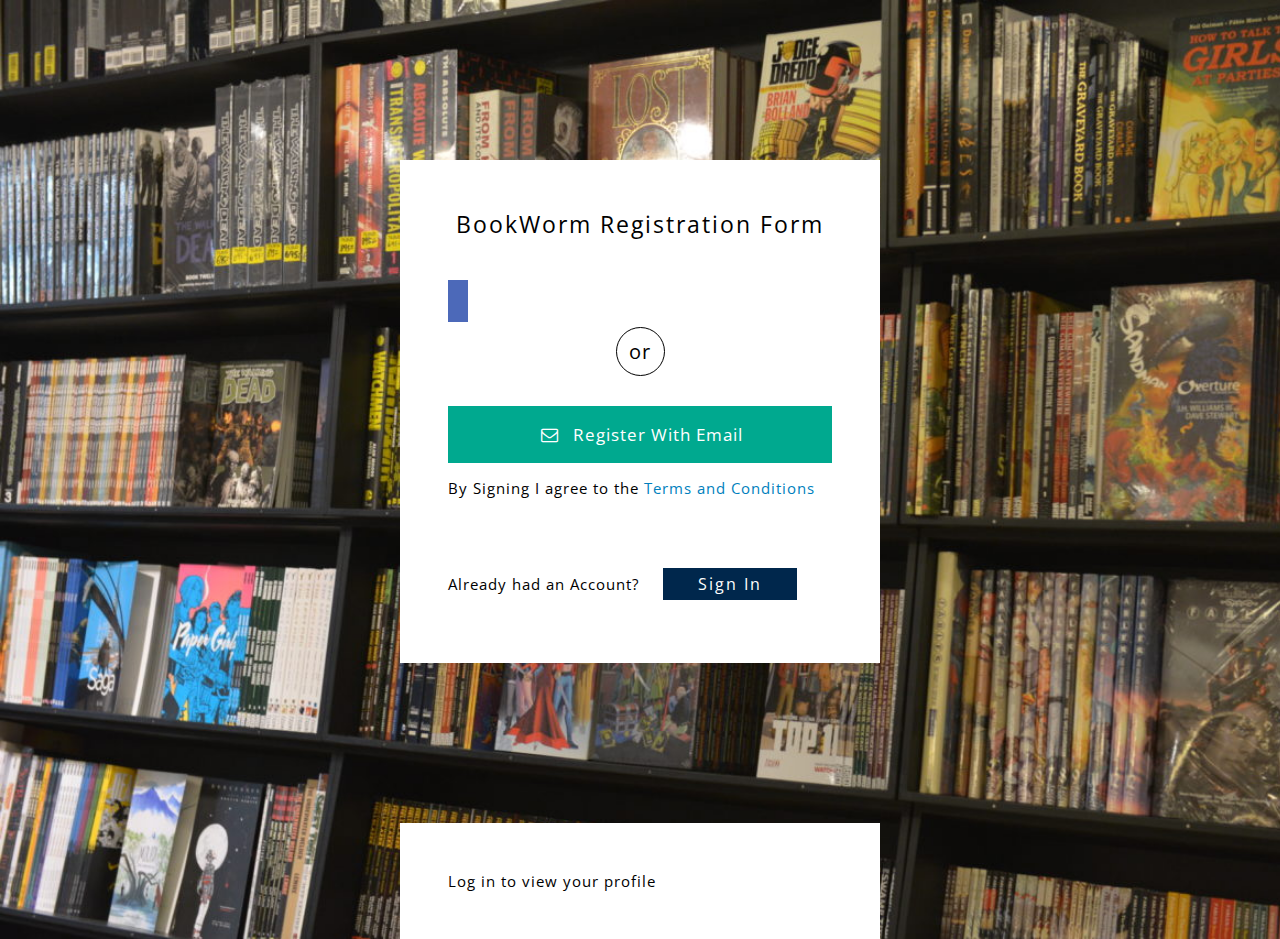
<file: frontend/signup/index.html>
<!--
Author: W3layouts
Author URL: http://w3layouts.com
License: Creative Commons Attribution 3.0 Unported
License URL: http://creativecommons.org/licenses/by/3.0/
-->
<!DOCTYPE html>
<html>
<head>
<title>BookWorm Signup</title>
<meta name="viewport" content="width=device-width, initial-scale=1">
<meta name="keywords" content="Emporium registration Form Bootstrap Responsive Templates, Iphone Compatible Templates, Smartphone Compatible Templates, Ipad Compatible Templates, Flat Responsive Templates"/>
<link href="css/font-awesome.min.css" rel="stylesheet" type="text/css" media="all">
<link href="css/style.css" rel='stylesheet' type='text/css' />
<!--webfonts-->
<link href="//fonts.googleapis.com/css?family=Open+Sans:400,600,700" rel="stylesheet">
<!--//webfonts-->

<style media="screen">
  #fb-btn{
    margin-top: 10px;
    padding: 10px;
    background-color: #4C69B9;
    text-align: center;
    }
  #profile, #logout{
    display: none;
  }
  #logout{
    color: #000000;
    background-color: #ff6666;
  }
</style>

</head>
<body>


 <div class="w3l_frm">
 <div class="container">
 <h2>BookWorm Registration Form</h2>
			<div class="header-social wthree">

				<ul>
          <li id="logout" onclick="logout()"><a  href="#" >Log Out</a></li>

          <li>

            <fb:login-button
                id ="fb-btn"
                scope="public_profile,email, user_birthday, user_location"
                onlogin="checkLoginState();">
            </fb:login-button>

          </li>

				</ul>


				<div class="line-mid">
					<h4>or</h4>
				</div>
			</div>
			<div class="header-social wthree">
			<ul>
<li>
	<a href="#popup1" class="m"> <span class="fa fa-envelope-o" aria-hidden="true"></span>Register With Email</a>
</li>
</ul>

<div id="popup1" class="overlay">
	<div class="popup">
		  <form action="#" method="post">
			  <div class="form-group">
                <input type="text" name="name" placeholder="User Name" required="">
				</div>
				<div class="form-group">
                <input type="email" name="email" placeholder="Email" required="">
				</div>
				<div class="form-group">
                <input type="password" name="password" placeholder="Password" required=""><br>
				</div>
				<div class="form-group">
                <input type="password" name="password" placeholder="Confirm Password" required=""><br>
				</div>
                <input type="submit" value="Register">
              </form>
		<a class="close" href="#">&times;</a>

	</div>
</div>

			</div>
			<h3>By Signing I agree to the <a href="#">Terms and Conditions</a></h3>

			<div class="w3_acc">
			<ul>
					<li><h4>Already had an Account?</h4></li>
					<li>
					<div class="w3ls_su">
	<a href="#popup">Sign In</a>
	</div>
</li>
				</ul>
				<div id="popup" class="overlay">
	<div class="popup">
		  <form action="#" method="post">
			  <div class="form-group">
                <input type="text" name="name" placeholder="User Name" required="">
				</div>

				<div class="form-group">
                <input type="password" name="password" placeholder="Password" required=""><br>
				</div>

                <input type="Submit" value="Login">
              </form>
		<a class="close" href="#">&times;</a>

	</div>
</div>
			</div>


 </div>
 </div>

 <div class="container">
   <h3 id="heading">Log in to view your profile</h3>
   <div id="profile"></div>
 </div>

 <script src="https://code.jquery.com/jquery-3.3.1.slim.min.js" integrity="sha384-q8i/X+965DzO0rT7abK41JStQIAqVgRVzpbzo5smXKp4YfRvH+8abtTE1Pi6jizo" crossorigin="anonymous"></script>
 <script src="https://cdnjs.cloudflare.com/ajax/libs/popper.js/1.14.3/umd/popper.min.js" integrity="sha384-ZMP7rVo3mIykV+2+9J3UJ46jBk0WLaUAdn689aCwoqbBJiSnjAK/l8WvCWPIPm49" crossorigin="anonymous"></script>
 <script src="https://stackpath.bootstrapcdn.com/bootstrap/4.1.3/js/bootstrap.min.js" integrity="sha384-ChfqqxuZUCnJSK3+MXmPNIyE6ZbWh2IMqE241rYiqJxyMiZ6OW/JmZQ5stwEULTy" crossorigin="anonymous"></script>
<script src="app.js"></script>

</body>
</html>
</file>
<file: frontend/signup/css/style.css>
/*--
Author: W3layouts
Author URL: http://w3layouts.com
License: Creative Commons Attribution 3.0 Unported
License URL: http://creativecommons.org/licenses/by/3.0/
--*/
/* reset */
html,body,div,span,applet,object,iframe,h1,h2,h3,h4,h5,h6,p,blockquote,pre,a,abbr,acronym,address,big,cite,code,del,dfn,em,img,ins,kbd,q,s,samp,small,strike,strong,sub,sup,tt,var,b,u,i,dl,dt,dd,ol,nav ul,nav li,fieldset,form,label,legend,table,caption,tbody,tfoot,thead,tr,th,td,article,aside,canvas,details,embed,figure,figcaption,footer,header,hgroup,menu,nav,output,ruby,section,summary,time,mark,audio,video{margin:0;padding:0;border:0;font-size:100%;font:inherit;vertical-align:baseline;}
article, aside, details, figcaption, figure,footer, header, hgroup, menu, nav, section {display: block;}
ol,ul{list-style:none;margin:0px;padding:0px;}
blockquote,q{quotes:none;}
blockquote:before,blockquote:after,q:before,q:after{content:'';content:none;}
table{border-collapse:collapse;border-spacing:0;}
/* start editing from here */
a{text-decoration:none;     color: #007fbd;}
.txt-rt{text-align:right;}/* text align right */
.txt-lt{text-align:left;}/* text align left */
.txt-center{text-align:center;}/* text align center */
.float-rt{float:right;}/* float right */
.float-lt{float:left;}/* float left */
.clear{clear:both;}/* clear float */
.pos-relative{position:relative;}/* Position Relative */
.pos-absolute{position:absolute;}/* Position Absolute */
.vertical-base{	vertical-align:baseline;}/* vertical align baseline */
.vertical-top{	vertical-align:top;}/* vertical align top */
nav.vertical ul li{	display:block;}/* vertical menu */
nav.horizontal ul li{	display: inline-block;}/* horizontal menu */
img{max-width:100%;}
/*end reset*/
body{
	background: url(../images/bg.jpg) 0px 0px no-repeat;
	font-family: 'Open Sans', sans-serif;
	background-size:cover;
}
.container {
    width: 25%;
    margin: 0 auto;
    background-color: #fff;
    padding: 3em;
		margin-top: 160px;
}
.span {
    font-size: 14px;
    color: #fff;
    letter-spacing: 1px;
    text-transform: uppercase;
    margin-left: 21px;
}

.header-social ul li a {
    padding: 1em;
    display: inline-block;
    text-align: center;
    color: #fff;
	margin-bottom:15px;
    font-size: 17px;
    width: 100%;
    box-sizing: border-box;
	letter-spacing: 1px;
}

.line-mid {
    text-align: center;
}

.line-mid h4 {
    font-size: 20px;
    color: #000;
    display: inline-block;
    border: 1px solid #000;
    width: 47px;
    padding: 10px 0px;
    border-radius: 51px;
	  margin: 15px 0px 30px;
}

span.fa {
    padding-right: 10px;
    margin-right: 0em;
    width: 25px;
}
.f {
    background: #3b5998;
}
.g {
    background: #dd4b39;
}
.m {
    background: #00a98f;
}
.overlay {
  position: absolute;
  top: 0px;
  bottom: 0;
  left: 0;
  right: 0;
  background: rgba(0, 0, 0, 0.7);
  transition: opacity 0ms;
  visibility: hidden;
  opacity: 0;
}

.overlay:target {
  visibility: visible;
  opacity: 1;
}

.popup {
    background: #fff;
    border-radius: 5px;
    width: 27%;
    position: relative;
    margin: 15em auto;
	padding: 5em;
}
.popup {
    background: #fff;
    border-radius: 5px;
    width: 27%;
    position: relative;
    margin: 15em auto;
	padding: 3em;
}
.popup .close {
    position: absolute;
    top: 25px;
    right: 25px;
    transition: all 200ms;
    font-size: 30px;
    font-weight: bold;
    text-decoration: none;
    color: #000;
}
.popup h2 {
  margin-top: 0;
  color: #fff;

}
.popup .close {
    position: absolute;
    top: 0px;
    right: 15px;
    transition: all 200ms;
    font-size: 30px;
    font-weight: bold;
    text-decoration: none;
    color: #000;
}
.popup .close:hover {
  color: #06D85F;
}

input[type="submit"] {
    width: 30%;
    padding: 5px;
    letter-spacing: 2px;
    font-size: 15px;
    background-color: #003580;
    color: #fff;
	cursor:pointer;
	outline:none;
	border:0;

}
input[type="text"] {
    width: 100%;
    padding: 10px;
    box-sizing: border-box;
    color: #000;
    background-color: transparent;
    border: 1px solid #000;
    font-size: 15px;
    letter-spacing: 2px;
	margin-bottom:10px;
		outline:none;
}
input[type="email"] {
    width: 100%;
    padding: 10px;
    box-sizing: border-box;
    color: #000;
    background-color: transparent;
    border: 1px solid #000;
    font-size: 15px;
    letter-spacing: 2px;
	margin-bottom:10px;
		outline:none;
}
input[type="password"] {
    width: 100%;
    padding: 10px;
    box-sizing: border-box;
    color: #000;
    background-color: transparent;
    border: 1px solid #000;
    font-size: 15px;
    letter-spacing: 2px;
	margin-bottom:10px;
		outline:none;
}
.w3_acc ul li {
    display: inline-block;
    margin-right: 20px;
}
.w3_acc {
    margin-top: 75px;
}
.w3ls_su {
    margin-bottom: 20px;
}
.w3ls_su a {
    padding: 5px 35px;
    font-size: 16px;
    letter-spacing: 2px;
    color: #fff;
	background-color:#00274c;
}

h1 {
    text-align: center;
    font-size: 50px;
    margin: 50px 0px;
    color: #fff;
    letter-spacing: 2px;
    font-weight: 600;
}

h2 {
    text-align: center;
    font-size: 25px;
    margin-bottom: 50px;
    color: #000;
    letter-spacing: 2px;
    font-weight: 400;
}
h3 {
    font-size: 15px;
    color: #000;
    letter-spacing: 1px;
    font-weight: 400;
}

h4 {
    font-size: 15px;
    color: #000;
    letter-spacing: 1px;
    font-weight: 400;
}
.copyright {
    text-align: center;
    margin: 50px 0px;
}
.copyright p {
    color: #fff;
	font-size:15px;
	letter-spacing:1px;
	line-height:1.8em;
}
.copyright a {
    color: #00a98f;
}

/** Responsive**/
@media screen and (max-width: 1440px){
.container {
    width: 28%;
}

}
@media screen and (max-width: 1366px){
.container {
    width: 30%;
}

}
@media screen and (max-width: 1280px){
h2 {
    font-size: 23px;
}
}
@media screen and (max-width: 1080px){
.container {
    width: 36%;
}
.popup {
    width: 30%;
}
}
@media screen and (max-width: 1050px){
.container {
    width: 40%;
}
.popup {
    width: 35%;
}
}
@media screen and (max-width: 900px){
.container {
    width: 45%;
}
input[type="submit"] {
    width: 40%;
}
.popup {
    width: 36%;
}
}
@media screen and (max-width: 800px){
.container {
    width: 50%;
}
.popup {
    width: 40%;
}
}
@media screen and (max-width: 768px){
h1 {
    font-size: 46px;
}
}
@media screen and (max-width: 736px){
.container {
    width: 52%;
}
}
@media screen and (max-width: 667px){
h1 {
    font-size: 41px;
}
.container {
    width: 60%;
}
.popup {
    width: 45%;
}
}
@media screen and (max-width: 640px){
h1 {
    font-size: 39px;
}
.container {
    width: 65%;
}
}
@media screen and (max-width: 600px){
h1 {
    margin: 35px 0px;
}
.popup {
    width: 49%;
}
}
@media screen and (max-width: 568px){
.container {
    width: 70%;
}
}
@media screen and (max-width: 480px){
h1 {
    font-size: 37px;
}
h2 {
    font-size: 20px;
	margin-bottom: 30px;
}
.popup {
    width: 55%;
}
.w3_acc ul li {
    margin-right: 5px;
}
h4 {
    letter-spacing: 0px;
}
h1 {
    margin: 25px 0px;
}
}
@media screen and (max-width: 414px){
.w3ls_su a {
    padding: 5px 13px;
}
.w3_acc {
    margin-top: 50px;
}
}
@media screen and (max-width: 384px){
.container {
    padding: 2em;
}
.w3_acc {
    margin-top: 25px;
}
h4 {
    margin-bottom: 15px;
}
}
@media screen and (max-width: 375px){
h1 {
    font-size: 35px;
}
}
@media screen and (max-width: 320px){
h1 {
    margin: 20px 0px;
	font-size: 30px;
}
.header-social ul li a {
    font-size: 15px;
    letter-spacing: 0px;
	padding: 0.5em;
}
h2 {
    font-size: 17px;
    margin-bottom: 15px;
    letter-spacing: 1px;
}
.line-mid h4 {
    margin: 0px 0px 15px;
}
input[type="submit"] {
    width: 50%;
}
}
/** /Responsive**/
</file>
